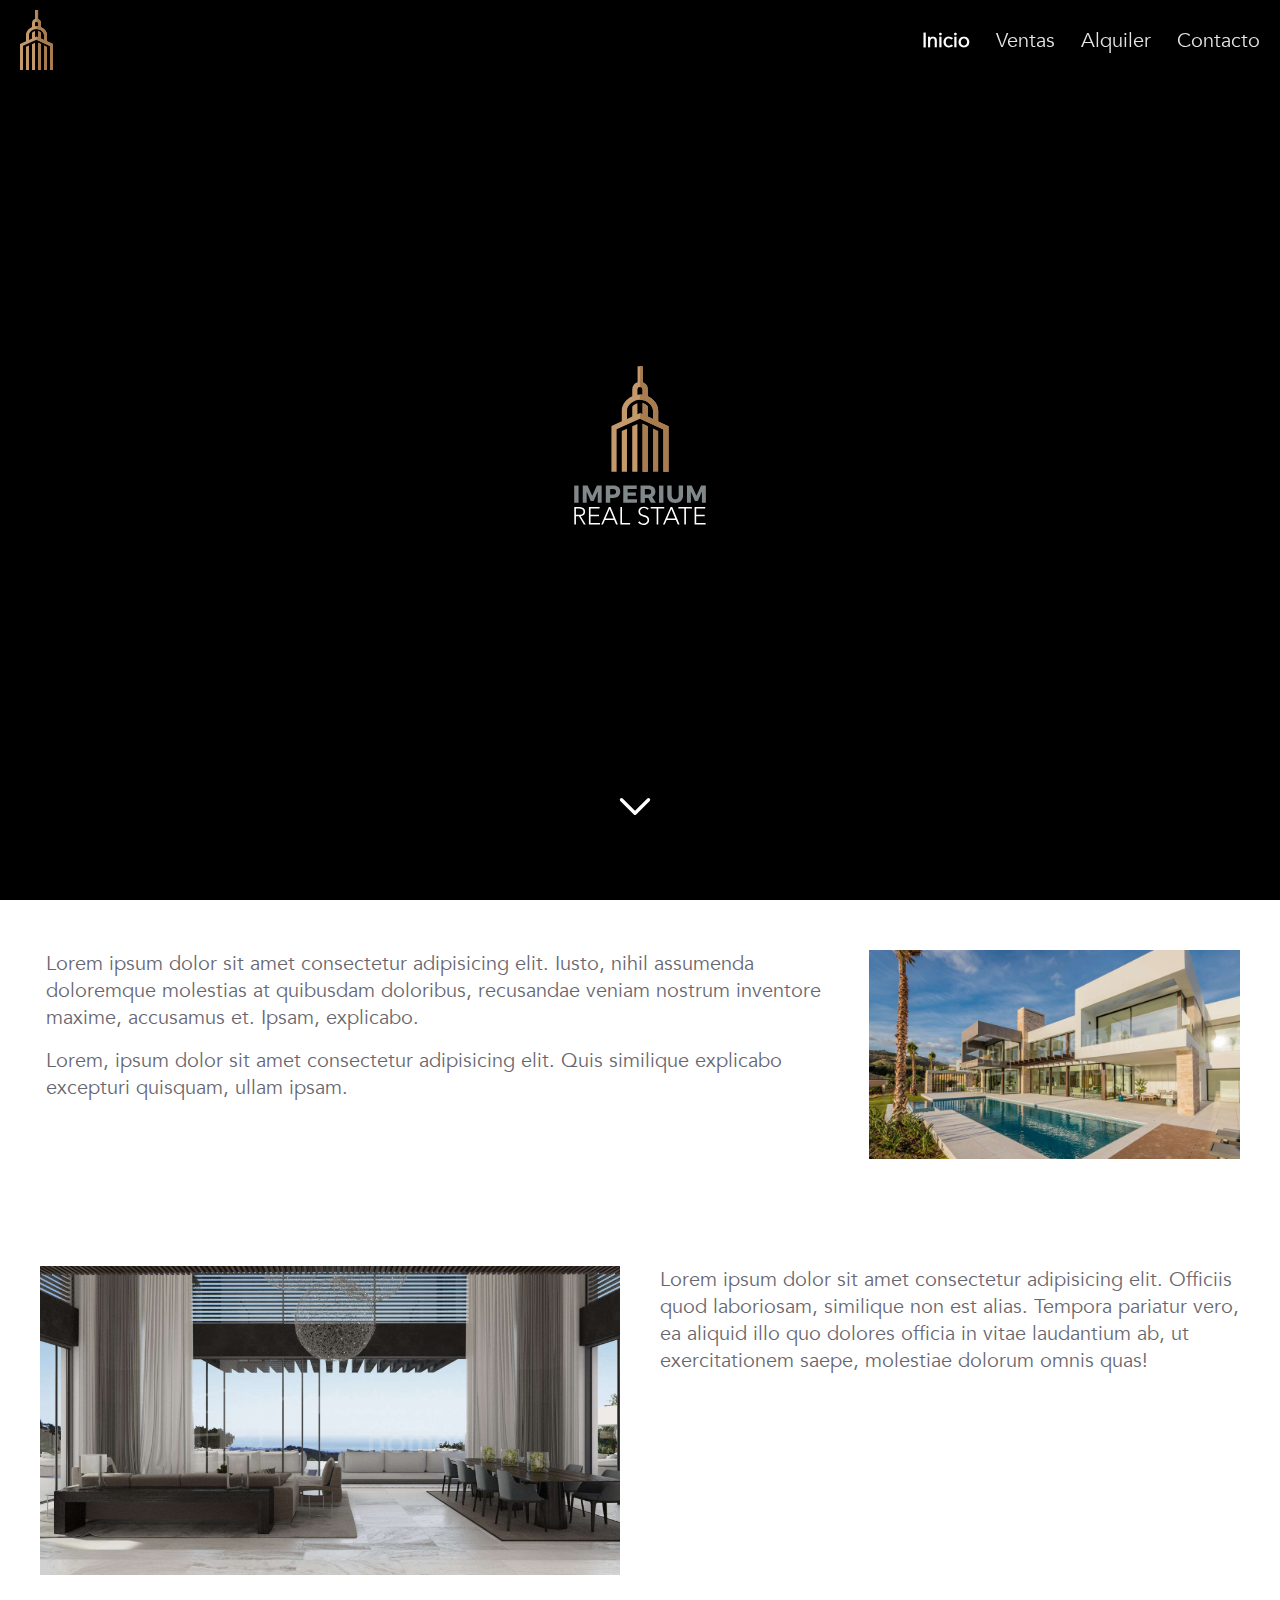
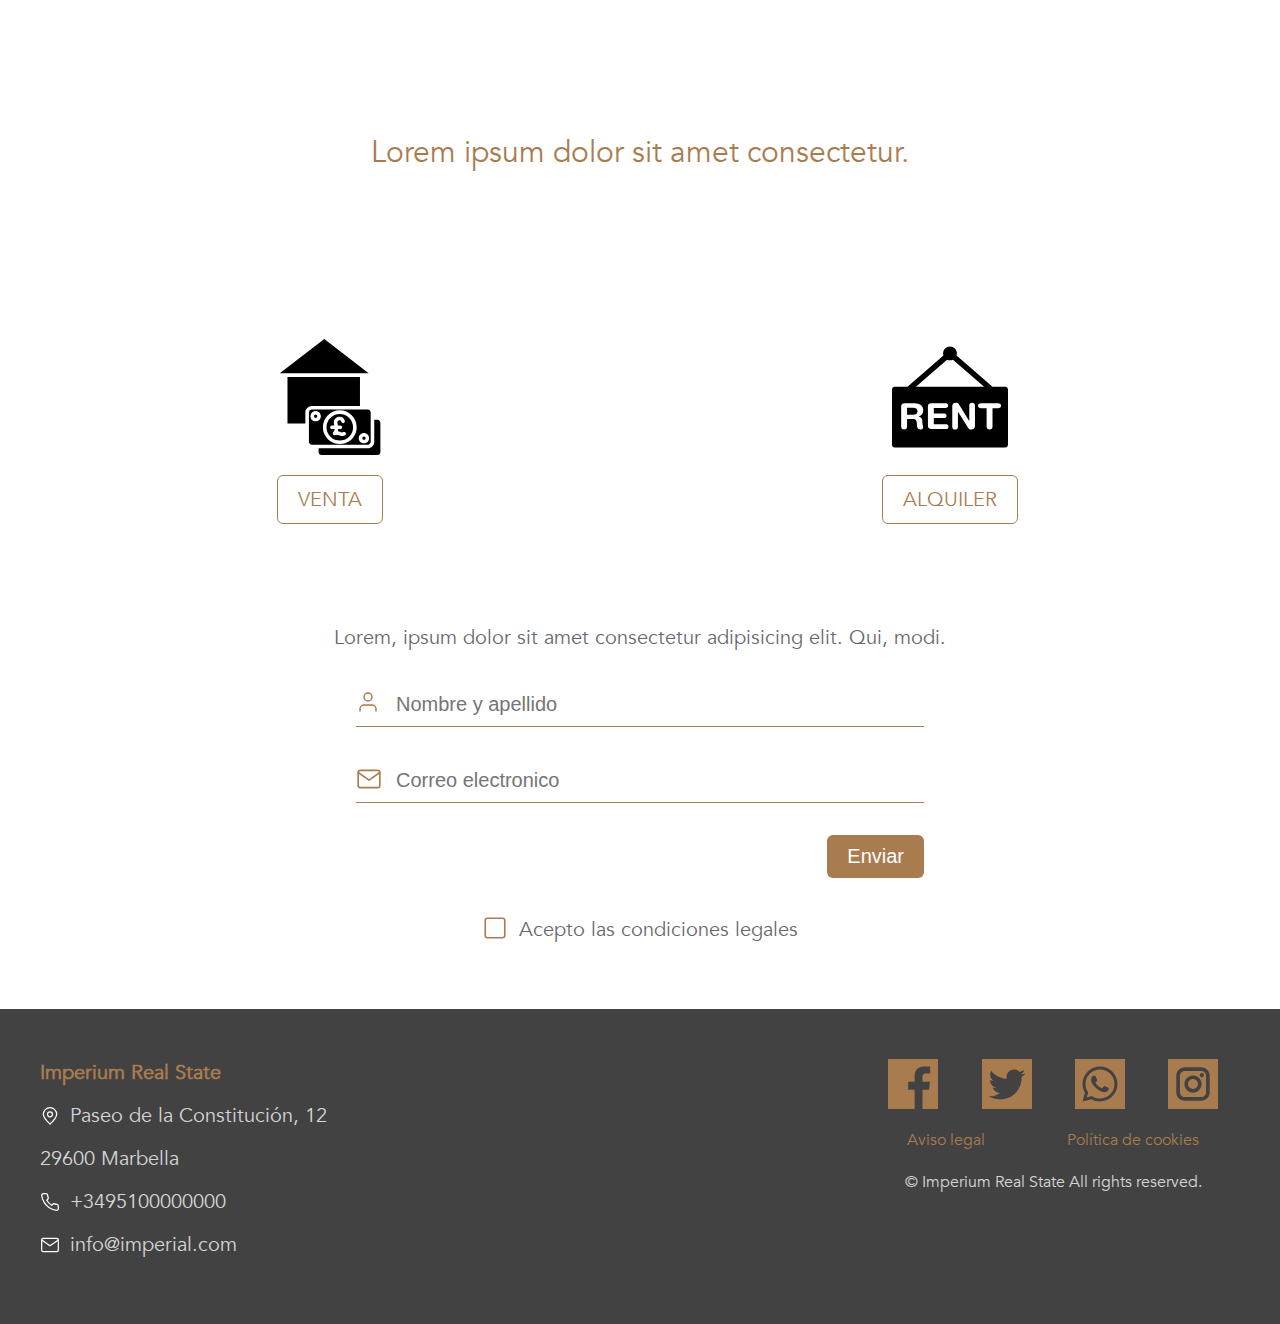
<file: index.html>
<!DOCTYPE html>
<html lang="es">
  <head>
    <meta charset="UTF-8" />
    <meta name="viewport" content="width=device-width, initial-scale=1.0" />
    <title>Inicio</title>
    <link rel="stylesheet" href="css/styles.css">
    <script src="js/jquery-3.4.1.min.js"></script>
    <script src="js/main.js"></script>
  </head>
  <body>
    <header class="transparente">
      <img src="img/logo.svg" alt="Logo Imperium Real State">
      <nav>
        <a href="index.html" class="activo">Inicio</a>
        <a href="ventas.html">Ventas</a>
        <a href="#">Alquiler</a>
        <a href="contacto.html">Contacto</a>
      </nav>
    </header>
    <div class="hero">    
        <div></div>
        <div></div>
        <div></div>
        <div class="hero-logo">
            <img src="img/logo-frame.svg" alt="Logo Imperium Real State">
        </div>
        <a href="#pr" class="hero-down">
            <img src="img/down.svg" alt="flecha abajo">
        </a>
    </div>
    <div id="burger">
      <div class="barra superior"></div>
      <div class="barra media"></div>
      <div class="barra inferior"></div>
    </div>

    <div class="menu">
      <nav>
        <a href="index.html">Inicio</a>
        <hr>
        <a href="ventas.html">Ventas</a>
        <hr>
        <a href="#">Alquiler</a>
        <hr>
        <a href="contacto.html">Contacto</a>
      </nav>
      <p class="copyright">&copy; Imperium Real State Inc</p>
    </div>

    <div class="fila primera">
      <span id="pr">&nbsp;</span>
      <div class="col-66">
        <p>Lorem ipsum dolor sit amet consectetur adipisicing elit. Iusto, nihil assumenda doloremque molestias at quibusdam doloribus, recusandae veniam nostrum inventore maxime, accusamus et. Ipsam, explicabo.</p>
        <p>Lorem, ipsum dolor sit amet consectetur adipisicing elit. Quis similique explicabo excepturi quisquam, ullam ipsam.</p>
      </div>
      <div class="col-33">
        <img src="img/thumb4.jpg" alt="Imagen Casa">
      </div>
    </div>
    <div class="fila">
      <div class="col-50">
        <img src="img/thumb5.jpg" alt="">
      </div>
      <div class="col-50">
        <p>Lorem ipsum dolor sit amet consectetur adipisicing elit. Officiis quod laboriosam, similique non est alias. Tempora pariatur vero, ea aliquid illo quo dolores officia in vitae laudantium ab, ut exercitationem saepe, molestiae dolorum omnis quas!</p>
      </div>
    </div>
    <div class="fila parallax">
      <div class="col-100">
        <p>Lorem ipsum dolor sit amet consectetur.</p>
      </div>
    </div>
    <div class="fila">
      <div class="col-50 caja-nav flex-column-center">
        <img src="img/comprar.svg" alt="">
        <a href="ventas.html">VENTA</a>
      </div>
      <div class="col-50 caja-nav flex-column-center">
        <img src="img/alquilar.svg" alt="">
        <a href="#">ALQUILER</a>
      </div>
    </div>

    <div class="fila">
      <div class="col-100 flex-column-center">
        <p>Lorem, ipsum dolor sit amet consectetur adipisicing elit. Qui, modi.</p>
        <form class="contacto">
          <div class="fila">
            <input class="usuario" type="text" placeholder="Nombre y apellido">
          </div>
          <div class="fila">
            <input class="email" type="email" placeholder="Correo electronico">
          </div>
          <div class="fila flex-end">
            <button type="submit">Enviar</button>
          </div>
          <div class="fila flex-center">
            <input type="checkbox" id="condiciones">
            <label for="condiciones">
              Acepto las condiciones legales
            </label>
          </div>
        </form>
      </div>
    </div>
    <footer class="fila">
      <div class="col-33">
        <p>Imperium Real State</p>
        <p class="flex-start">
          <img class="m-r-small" src="img/map.svg" alt="Icono de mapa">
          Paseo de la Constitución, 12
        </p>
        <p>29600 Marbella</p>
        <p class="flex-start">
          <img class="m-r-small" src="img/phone.svg" alt="Icono de teléfono">
          +3495100000000
        </p>
        <p class="flex-start">
          <img class="m-r-small" src="img/mail.svg" alt="Icono de email">
          info@imperial.com
        </p>
      </div>
      <div class="col-33">
        <iframe src="https://www.google.com/maps/embed?pb=!1m18!1m12!1m3!1d12826.838793547024!2d-4.8948244199281685!3d36.51286915337738!2m3!1f0!2f0!3f0!3m2!1i1024!2i768!4f13.1!3m3!1m2!1s0xd72d7fe749c0393%3A0x52e7f208d52c7b9!2sMarbella%20Center%2C%20Marbella%2C%20M%C3%A1laga%2C%20Espa%C3%B1a!5e0!3m2!1ses!2sar!4v1688946284190!5m2!1ses!2sar" width="100%" height="100%" style="border:0;" allowfullscreen="" loading="lazy" referrerpolicy="no-referrer-when-downgrade"></iframe>
      </div>
      <div class="col-33">
        <div class="flex-around">
          <img class="rrss" src="img/facebook.svg" alt="Icono de Facebook">
          <img class="rrss" src="img/twitter.svg" alt="Icono de Twitter">
          <img class="rrss" src="img/whatsapp.svg" alt="Icono de Whatsapp">
          <img class="rrss" src="img/instagram.svg" alt="Icono de Instagram">
        </div>
        <div class="flex-around m-t">
          <a href="contacto.html#legal">Aviso legal</a>
          <a href="contacto.html#cookies">Política de cookies</a>
        </div>
        <p class="copyright m-t">&copy; Imperium Real State All rights reserved.</p>
      </div>
    </footer>
  </body>
</html>
</file>
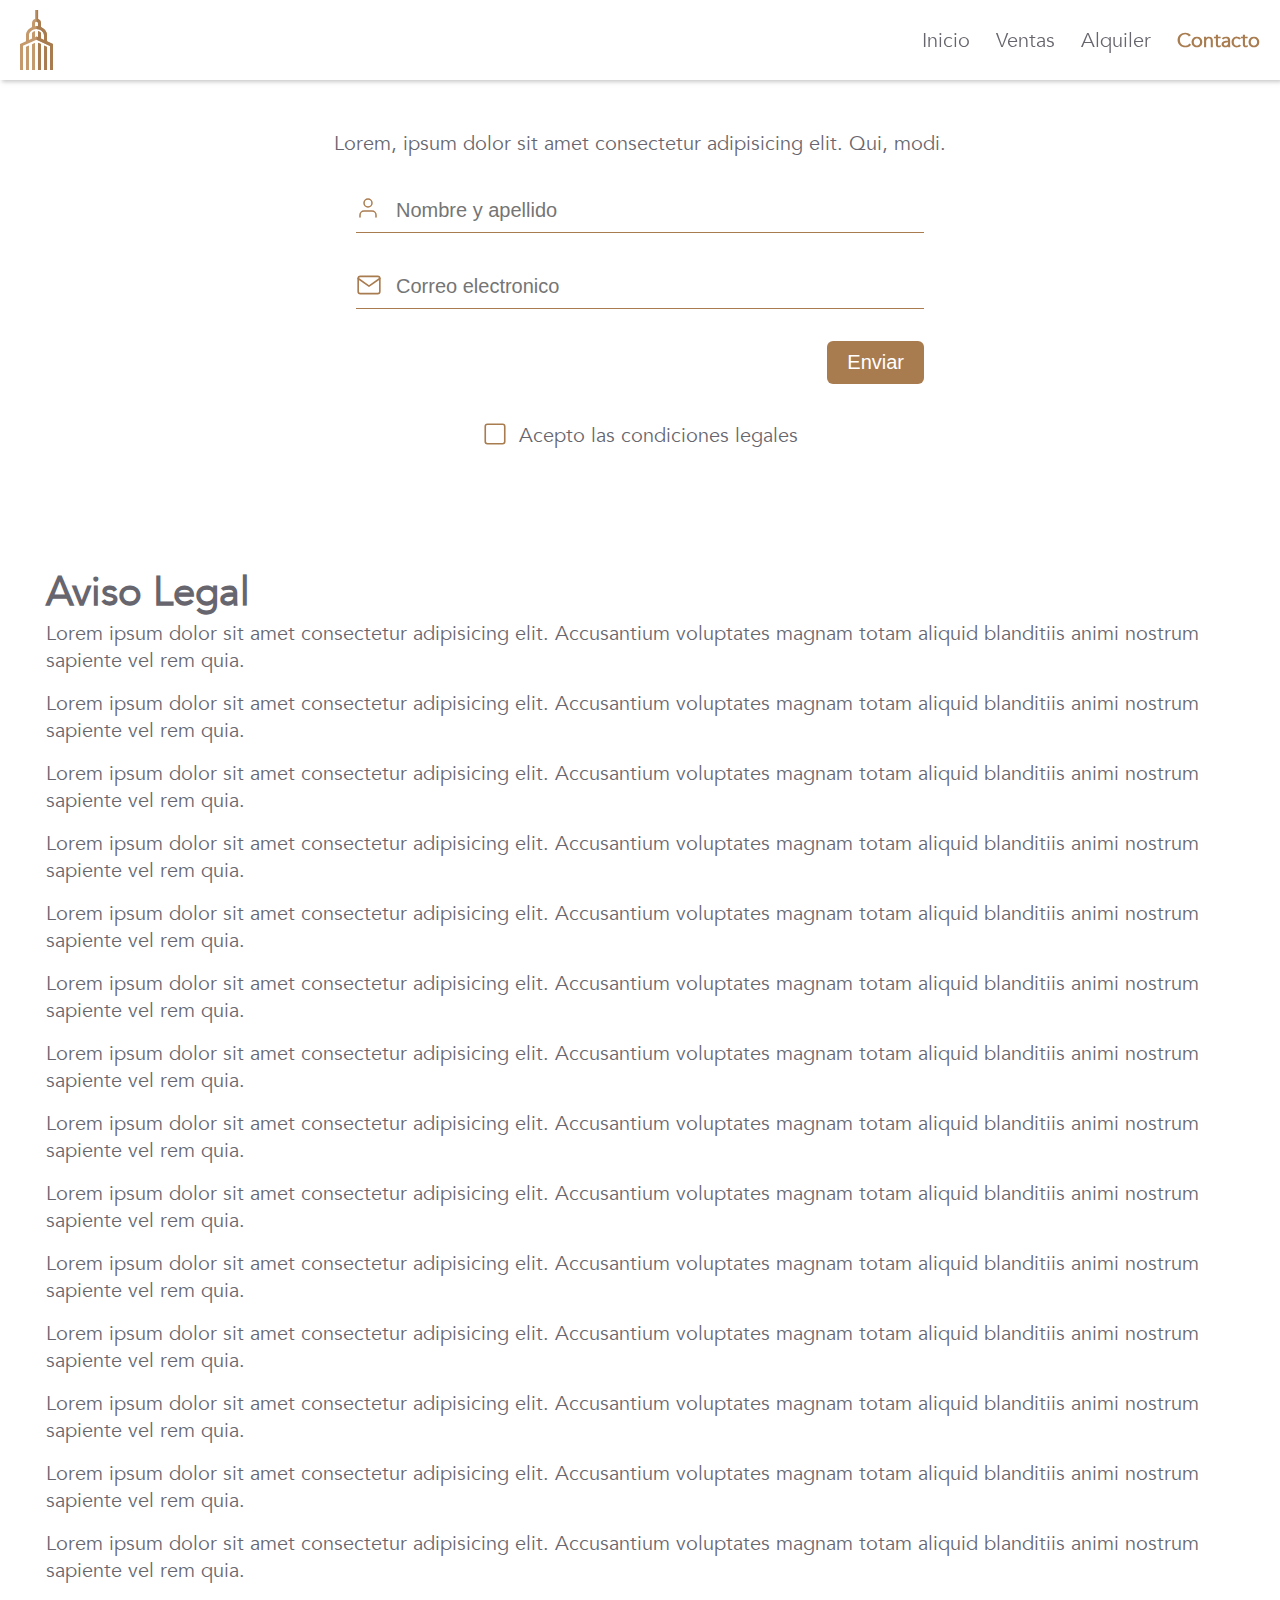
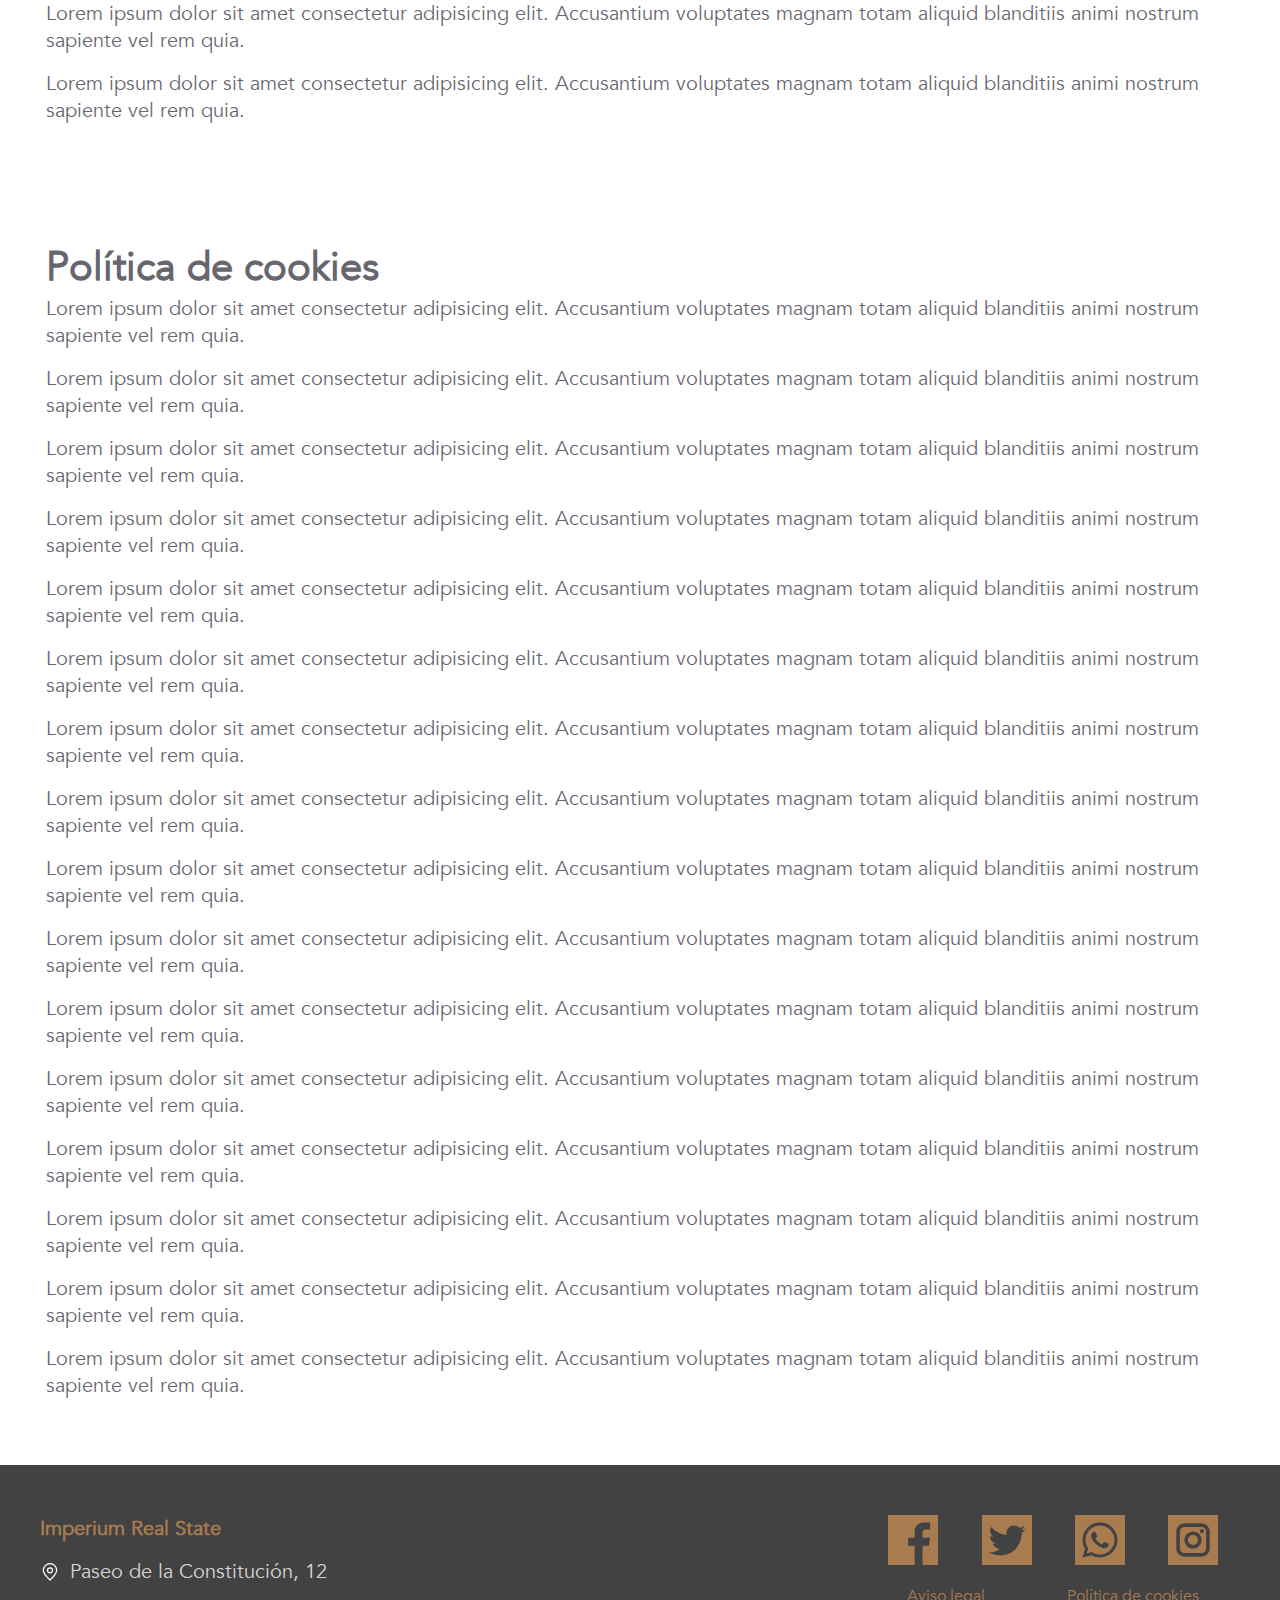
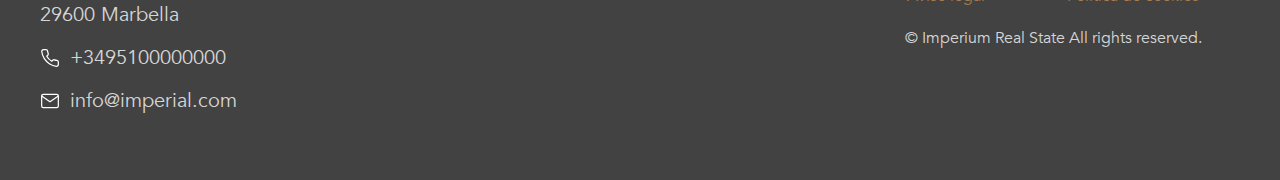
<file: contacto.html>
<!DOCTYPE html>
<html lang="es">
  <head>
    <meta charset="UTF-8" />
    <meta name="viewport" content="width=device-width, initial-scale=1.0" />
    <title>Contacto</title>
    <link rel="stylesheet" href="css/styles.css" />
    <script src="js/jquery-3.4.1.min.js"></script>
    <script src="js/main.js"></script>
  </head>
  <body>
    <header>
      <img src="img/logo.svg" alt="Logo Imperium Real State" />
      <nav>
        <a href="index.html">Inicio</a>
        <a href="ventas.html">Ventas</a>
        <a href="#">Alquiler</a>
        <a href="#" class="activo">Contacto</a>
      </nav>
    </header>

    <div id="burger">
      <div class="barra superior"></div>
      <div class="barra media"></div>
      <div class="barra inferior"></div>
    </div>

    <div class="menu">
      <nav>
        <a href="index.html">Inicio</a>
        <hr />
        <a href="ventas.html">Ventas</a>
        <hr />
        <a href="#">Alquiler</a>
        <hr />
        <a href="#">Contacto</a>
      </nav>
      <p class="copyright">&copy; Imperium Real State Inc</p>
    </div>
    <div class="fila contacto">
      <div class="col-100 flex-column-center">
        <p>
          Lorem, ipsum dolor sit amet consectetur adipisicing elit. Qui, modi.
        </p>
        <form class="contacto">
          <div class="fila">
            <input
              class="usuario"
              type="text"
              placeholder="Nombre y apellido"
            />
          </div>
          <div class="fila">
            <input
              class="email"
              type="email"
              placeholder="Correo electronico"
            />
          </div>
          <div class="fila flex-end">
            <button type="submit">Enviar</button>
          </div>
          <div class="fila flex-center">
            <input type="checkbox" id="condiciones" />
            <label for="condiciones"> Acepto las condiciones legales </label>
          </div>
        </form>
      </div>
    </div>
    <div class="fila">
        <span id="legal">&nbsp;</span>
        <div class="col-100">
            <h1>Aviso Legal</h1>
            <p>Lorem ipsum dolor sit amet consectetur adipisicing elit. Accusantium voluptates magnam totam aliquid blanditiis animi nostrum sapiente vel rem quia.</p>
            <p>Lorem ipsum dolor sit amet consectetur adipisicing elit. Accusantium voluptates magnam totam aliquid blanditiis animi nostrum sapiente vel rem quia.</p>
            <p>Lorem ipsum dolor sit amet consectetur adipisicing elit. Accusantium voluptates magnam totam aliquid blanditiis animi nostrum sapiente vel rem quia.</p>
            <p>Lorem ipsum dolor sit amet consectetur adipisicing elit. Accusantium voluptates magnam totam aliquid blanditiis animi nostrum sapiente vel rem quia.</p>
            <p>Lorem ipsum dolor sit amet consectetur adipisicing elit. Accusantium voluptates magnam totam aliquid blanditiis animi nostrum sapiente vel rem quia.</p>
            <p>Lorem ipsum dolor sit amet consectetur adipisicing elit. Accusantium voluptates magnam totam aliquid blanditiis animi nostrum sapiente vel rem quia.</p>
            <p>Lorem ipsum dolor sit amet consectetur adipisicing elit. Accusantium voluptates magnam totam aliquid blanditiis animi nostrum sapiente vel rem quia.</p>
            <p>Lorem ipsum dolor sit amet consectetur adipisicing elit. Accusantium voluptates magnam totam aliquid blanditiis animi nostrum sapiente vel rem quia.</p>
            <p>Lorem ipsum dolor sit amet consectetur adipisicing elit. Accusantium voluptates magnam totam aliquid blanditiis animi nostrum sapiente vel rem quia.</p>
            <p>Lorem ipsum dolor sit amet consectetur adipisicing elit. Accusantium voluptates magnam totam aliquid blanditiis animi nostrum sapiente vel rem quia.</p>
            <p>Lorem ipsum dolor sit amet consectetur adipisicing elit. Accusantium voluptates magnam totam aliquid blanditiis animi nostrum sapiente vel rem quia.</p>
            <p>Lorem ipsum dolor sit amet consectetur adipisicing elit. Accusantium voluptates magnam totam aliquid blanditiis animi nostrum sapiente vel rem quia.</p>
            <p>Lorem ipsum dolor sit amet consectetur adipisicing elit. Accusantium voluptates magnam totam aliquid blanditiis animi nostrum sapiente vel rem quia.</p>
            <p>Lorem ipsum dolor sit amet consectetur adipisicing elit. Accusantium voluptates magnam totam aliquid blanditiis animi nostrum sapiente vel rem quia.</p>
            <p>Lorem ipsum dolor sit amet consectetur adipisicing elit. Accusantium voluptates magnam totam aliquid blanditiis animi nostrum sapiente vel rem quia.</p>
            <p>Lorem ipsum dolor sit amet consectetur adipisicing elit. Accusantium voluptates magnam totam aliquid blanditiis animi nostrum sapiente vel rem quia.</p>
        </div>
    </div>
    <div class="fila">
        <span id="cookies">&nbsp;</span>
        <div class="col-100">
            <h1>Política de cookies</h1>
            <p>Lorem ipsum dolor sit amet consectetur adipisicing elit. Accusantium voluptates magnam totam aliquid blanditiis animi nostrum sapiente vel rem quia.</p>
            <p>Lorem ipsum dolor sit amet consectetur adipisicing elit. Accusantium voluptates magnam totam aliquid blanditiis animi nostrum sapiente vel rem quia.</p>
            <p>Lorem ipsum dolor sit amet consectetur adipisicing elit. Accusantium voluptates magnam totam aliquid blanditiis animi nostrum sapiente vel rem quia.</p>
            <p>Lorem ipsum dolor sit amet consectetur adipisicing elit. Accusantium voluptates magnam totam aliquid blanditiis animi nostrum sapiente vel rem quia.</p>
            <p>Lorem ipsum dolor sit amet consectetur adipisicing elit. Accusantium voluptates magnam totam aliquid blanditiis animi nostrum sapiente vel rem quia.</p>
            <p>Lorem ipsum dolor sit amet consectetur adipisicing elit. Accusantium voluptates magnam totam aliquid blanditiis animi nostrum sapiente vel rem quia.</p>
            <p>Lorem ipsum dolor sit amet consectetur adipisicing elit. Accusantium voluptates magnam totam aliquid blanditiis animi nostrum sapiente vel rem quia.</p>
            <p>Lorem ipsum dolor sit amet consectetur adipisicing elit. Accusantium voluptates magnam totam aliquid blanditiis animi nostrum sapiente vel rem quia.</p>
            <p>Lorem ipsum dolor sit amet consectetur adipisicing elit. Accusantium voluptates magnam totam aliquid blanditiis animi nostrum sapiente vel rem quia.</p>
            <p>Lorem ipsum dolor sit amet consectetur adipisicing elit. Accusantium voluptates magnam totam aliquid blanditiis animi nostrum sapiente vel rem quia.</p>
            <p>Lorem ipsum dolor sit amet consectetur adipisicing elit. Accusantium voluptates magnam totam aliquid blanditiis animi nostrum sapiente vel rem quia.</p>
            <p>Lorem ipsum dolor sit amet consectetur adipisicing elit. Accusantium voluptates magnam totam aliquid blanditiis animi nostrum sapiente vel rem quia.</p>
            <p>Lorem ipsum dolor sit amet consectetur adipisicing elit. Accusantium voluptates magnam totam aliquid blanditiis animi nostrum sapiente vel rem quia.</p>
            <p>Lorem ipsum dolor sit amet consectetur adipisicing elit. Accusantium voluptates magnam totam aliquid blanditiis animi nostrum sapiente vel rem quia.</p>
            <p>Lorem ipsum dolor sit amet consectetur adipisicing elit. Accusantium voluptates magnam totam aliquid blanditiis animi nostrum sapiente vel rem quia.</p>
            <p>Lorem ipsum dolor sit amet consectetur adipisicing elit. Accusantium voluptates magnam totam aliquid blanditiis animi nostrum sapiente vel rem quia.</p>
        </div>
    </div>
    <footer class="fila">
      <div class="col-33">
        <p>Imperium Real State</p>
        <p class="flex-start">
          <img class="m-r-small" src="img/map.svg" alt="Icono de mapa" />
          Paseo de la Constitución, 12
        </p>
        <p>29600 Marbella</p>
        <p class="flex-start">
          <img class="m-r-small" src="img/phone.svg" alt="Icono de teléfono" />
          +3495100000000
        </p>
        <p class="flex-start">
          <img class="m-r-small" src="img/mail.svg" alt="Icono de email" />
          info@imperial.com
        </p>
      </div>
      <div class="col-33">
        <iframe
          src="https://www.google.com/maps/embed?pb=!1m18!1m12!1m3!1d12826.838793547024!2d-4.8948244199281685!3d36.51286915337738!2m3!1f0!2f0!3f0!3m2!1i1024!2i768!4f13.1!3m3!1m2!1s0xd72d7fe749c0393%3A0x52e7f208d52c7b9!2sMarbella%20Center%2C%20Marbella%2C%20M%C3%A1laga%2C%20Espa%C3%B1a!5e0!3m2!1ses!2sar!4v1688946284190!5m2!1ses!2sar"
          width="100%"
          height="100%"
          style="border: 0"
          allowfullscreen=""
          loading="lazy"
          referrerpolicy="no-referrer-when-downgrade"
        ></iframe>
      </div>
      <div class="col-33">
        <div class="flex-around">
          <img class="rrss" src="img/facebook.svg" alt="Icono de Facebook" />
          <img class="rrss" src="img/twitter.svg" alt="Icono de Twitter" />
          <img class="rrss" src="img/whatsapp.svg" alt="Icono de Whatsapp" />
          <img class="rrss" src="img/instagram.svg" alt="Icono de Instagram" />
        </div>
        <div class="flex-around m-t">
            <a href="#legal">Aviso legal</a>
            <a href="#cookies">Política de cookies</a>
        </div>
        <p class="copyright m-t">
          &copy; Imperium Real State All rights reserved.
        </p>
      </div>
    </footer>
  </body>
</html>
</file>
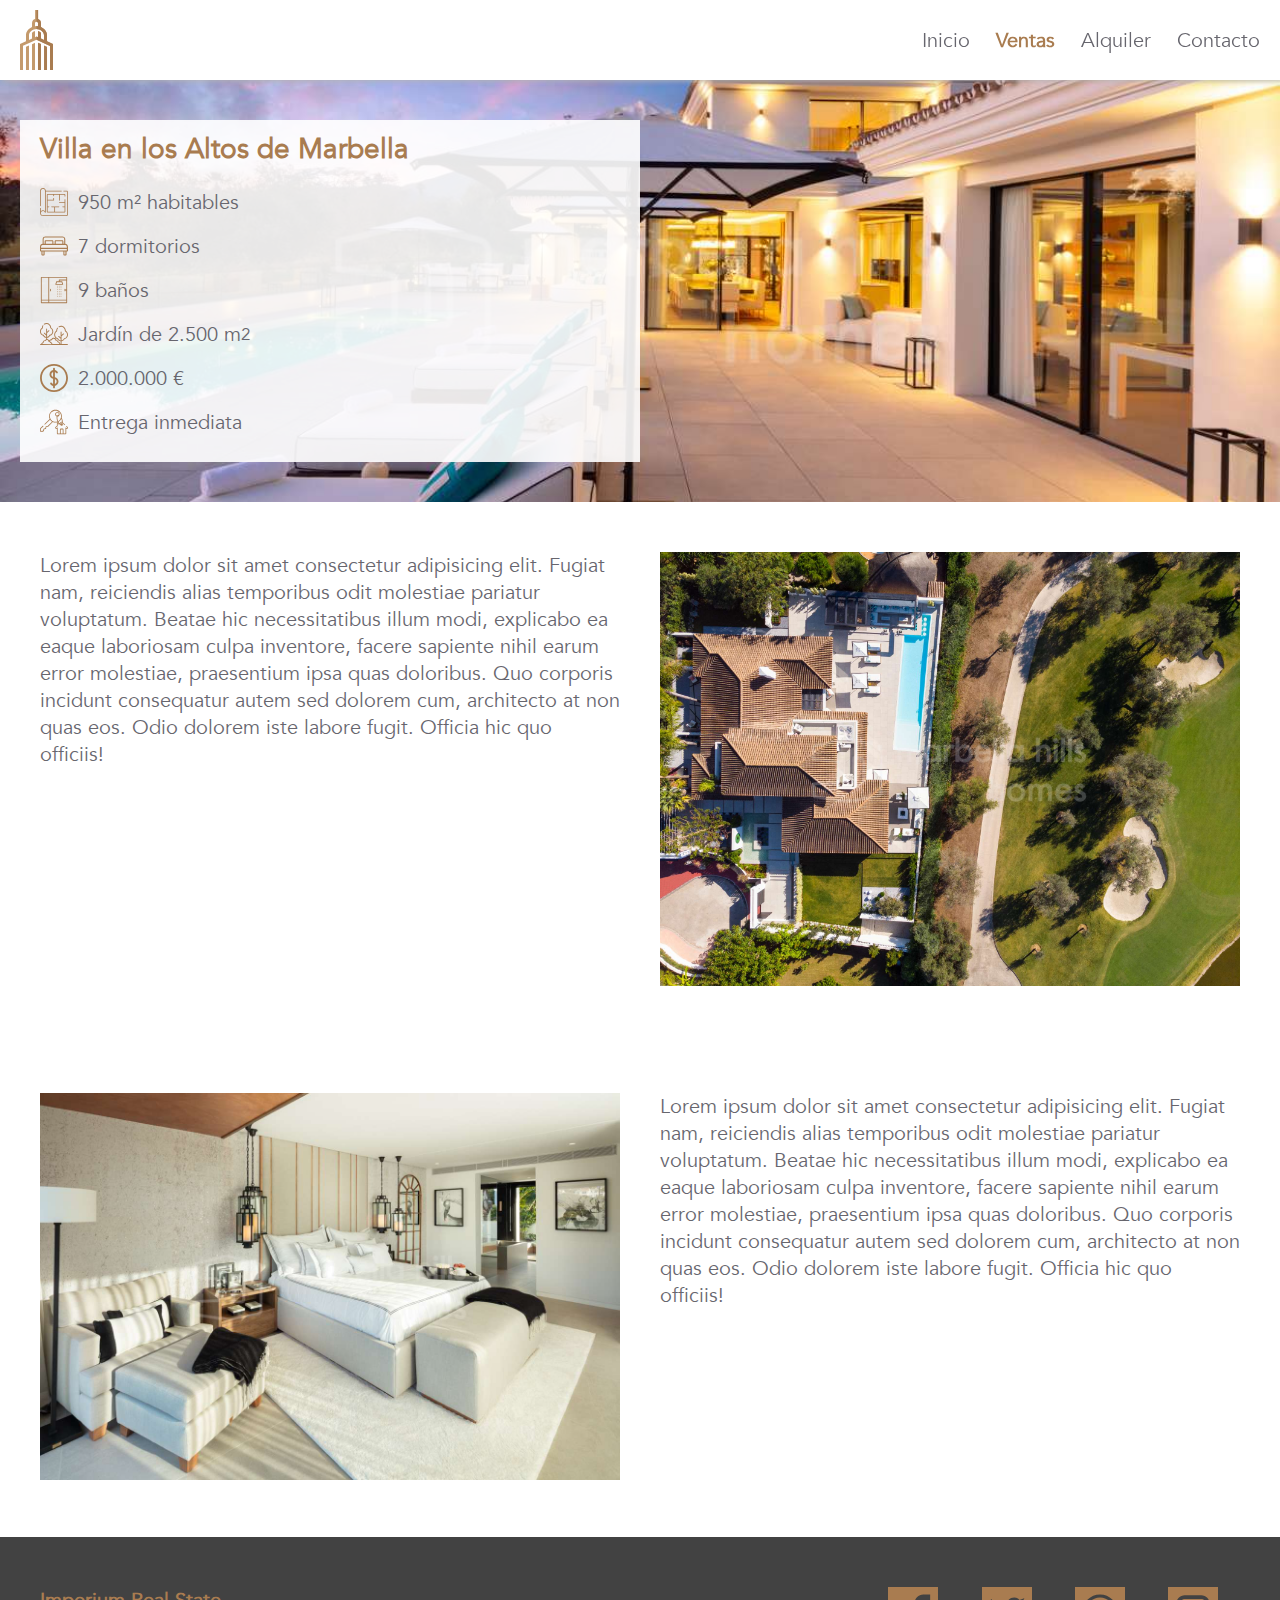
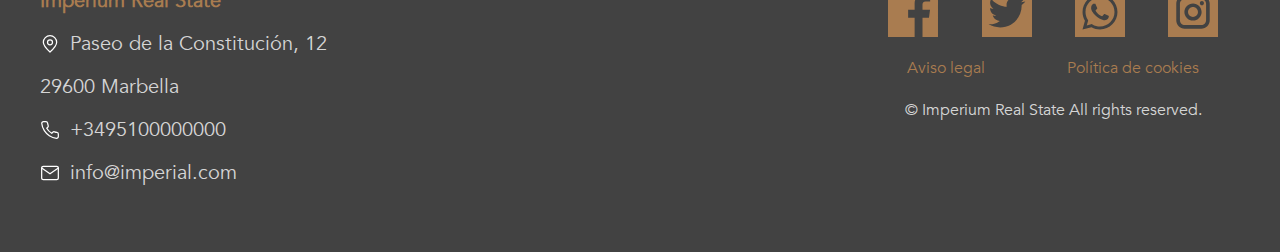
<file: propiedad1.html>
<!DOCTYPE html>
<html lang="es">
  <head>
    <meta charset="UTF-8" />
    <meta name="viewport" content="width=device-width, initial-scale=1.0" />
    <title>Propiedad</title>
    <link rel="stylesheet" href="css/styles.css" />
    <script src="js/jquery-3.4.1.min.js"></script>
    <script src="js/main.js"></script>
  </head>
  <body>
    <header>
      <img src="img/logo.svg" alt="Logo Imperium Real State" />
      <nav>
        <a href="index.html">Inicio</a>
        <a href="ventas.html" class="activo">Ventas</a>
        <a href="#">Alquiler</a>
        <a href="contacto.html">Contacto</a>
      </nav>
    </header>

    <div id="burger">
      <div class="barra superior"></div>
      <div class="barra media"></div>
      <div class="barra inferior"></div>
    </div>

    <div class="menu">
      <nav>
        <a href="index.html">Inicio</a>
        <hr />
        <a href="ventas.html">Ventas</a>
        <hr />
        <a href="#">Alquiler</a>
        <hr />
        <a href="contacto.html">Contacto</a>
      </nav>
      <p class="copyright">&copy; Imperium Real State Inc</p>
    </div>

    <div class="fila propiedad">
        <div class="col-50">
            <h1 class="m-b">Villa en los Altos de Marbella</h1>
            <p class="flex-start">
                <img class="m-r-small" src="img/blueprint.svg" alt="Icono plano">
                950 m² habitables
            </p>
            <p class="flex-start">
                <img class="m-r-small" src="img/bed.svg" alt="Icono n° de dormitorios">
                7 dormitorios
            </p>
            <p class="flex-start">
                <img class="m-r-small" src="img/bath.svg" alt="Icono n° de baños">
                9 baños
            </p>
            <p class="flex-start">
                <img class="m-r-small" src="img/tree.svg" alt="Icono de jardin">
                Jardín de 2.500 m<sup>2</sup>
            </p>
            <p class="flex-start">
                <img class="m-r-small" src="img/money.svg" alt="Icono de monedas">
                2.000.000 €
            </p>
            <p class="flex-start">
                <img class="m-r-small" src="img/contract.svg" alt="Icono de contracto">
                Entrega inmediata
            </p>
        </div>
        <div class="col-50"></div>
    </div>

    <div class="fila">
        <div class="col-50">
            <p>Lorem ipsum dolor sit amet consectetur adipisicing elit. Fugiat nam, reiciendis alias temporibus odit molestiae pariatur voluptatum. Beatae hic necessitatibus illum modi, explicabo ea eaque laboriosam culpa inventore, facere sapiente nihil earum error molestiae, praesentium ipsa quas doloribus. Quo corporis incidunt consequatur autem sed dolorem cum, architecto at non quas eos. Odio dolorem iste labore fugit. Officia hic quo officiis!</p>
        </div>
        <div class="col-50">
            <img src="img/property2.jpg" alt="Imágen de vivienda">
        </div>
    </div>
    <div class="fila">
        <div class="col-50">
            <img src="img/property3.jpg" alt="Imágen de vivienda">
        </div>
        <div class="col-50">
            <p>Lorem ipsum dolor sit amet consectetur adipisicing elit. Fugiat nam, reiciendis alias temporibus odit molestiae pariatur voluptatum. Beatae hic necessitatibus illum modi, explicabo ea eaque laboriosam culpa inventore, facere sapiente nihil earum error molestiae, praesentium ipsa quas doloribus. Quo corporis incidunt consequatur autem sed dolorem cum, architecto at non quas eos. Odio dolorem iste labore fugit. Officia hic quo officiis!</p>
        </div>

    </div>
    <footer class="fila">
      <div class="col-33">
        <p>Imperium Real State</p>
        <p class="flex-start">
          <img class="m-r-small" src="img/map.svg" alt="Icono de mapa" />
          Paseo de la Constitución, 12
        </p>
        <p>29600 Marbella</p>
        <p class="flex-start">
          <img class="m-r-small" src="img/phone.svg" alt="Icono de teléfono" />
          +3495100000000
        </p>
        <p class="flex-start">
          <img class="m-r-small" src="img/mail.svg" alt="Icono de email" />
          info@imperial.com
        </p>
      </div>
      <div class="col-33">
        <iframe
          src="https://www.google.com/maps/embed?pb=!1m18!1m12!1m3!1d12826.838793547024!2d-4.8948244199281685!3d36.51286915337738!2m3!1f0!2f0!3f0!3m2!1i1024!2i768!4f13.1!3m3!1m2!1s0xd72d7fe749c0393%3A0x52e7f208d52c7b9!2sMarbella%20Center%2C%20Marbella%2C%20M%C3%A1laga%2C%20Espa%C3%B1a!5e0!3m2!1ses!2sar!4v1688946284190!5m2!1ses!2sar"
          width="100%"
          height="100%"
          style="border: 0"
          allowfullscreen=""
          loading="lazy"
          referrerpolicy="no-referrer-when-downgrade"
        ></iframe>
      </div>
      <div class="col-33">
        <div class="flex-around">
          <img class="rrss" src="img/facebook.svg" alt="Icono de Facebook" />
          <img class="rrss" src="img/twitter.svg" alt="Icono de Twitter" />
          <img class="rrss" src="img/whatsapp.svg" alt="Icono de Whatsapp" />
          <img class="rrss" src="img/instagram.svg" alt="Icono de Instagram" />
        </div>
        <div class="flex-around m-t">
          <a href="contacto.html#legal">Aviso legal</a>
          <a href="contacto.html#cookies">Política de cookies</a>
        </div>
        <p class="copyright m-t">
          &copy; Imperium Real State All rights reserved.
        </p>
      </div>
    </footer>
  </body>
</html>
</file>
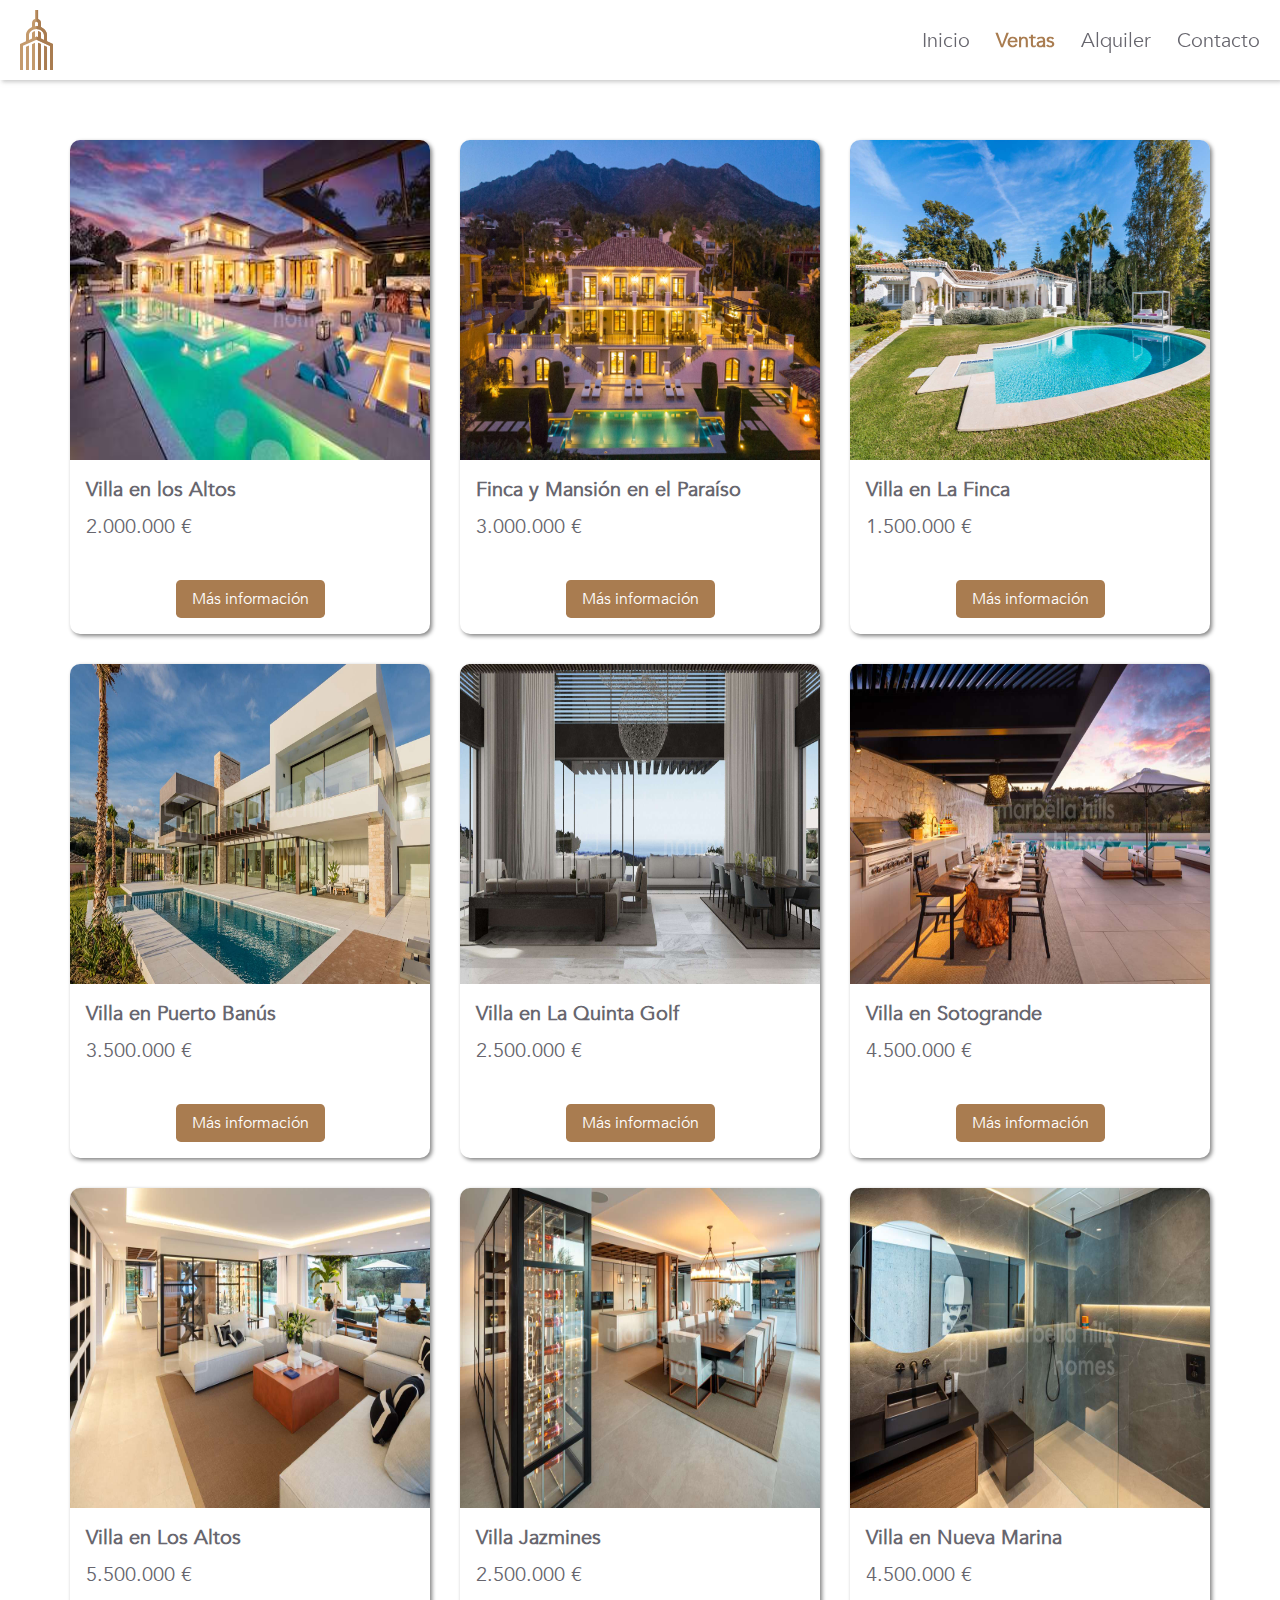
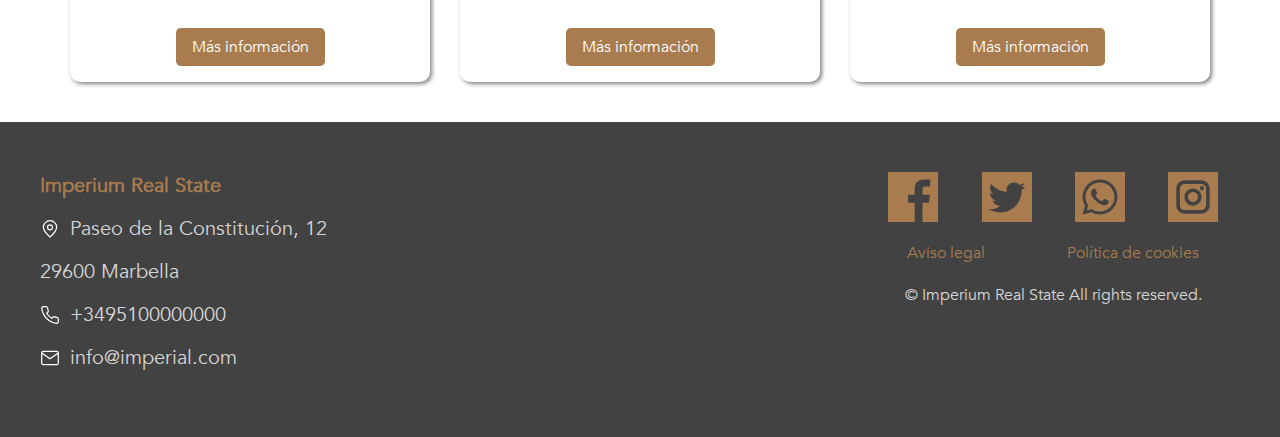
<file: ventas.html>
<!DOCTYPE html>
<html lang="es">
  <head>
    <meta charset="UTF-8" />
    <meta name="viewport" content="width=device-width, initial-scale=1.0" />
    <title>Ventas</title>
    <link rel="stylesheet" href="css/styles.css">
    <script src="js/jquery-3.4.1.min.js"></script>
    <script src="js/main.js"></script>
  </head>
  <body>
    <header >
      <img src="img/logo.svg" alt="Logo Imperium Real State">
      <nav>
        <a href="index.html">Inicio</a>
        <a href="ventas.html" class="activo">Ventas</a>
        <a href="#">Alquiler</a>
        <a href="contacto.html">Contacto</a>
      </nav>
    </header>

    <div id="burger">
      <div class="barra superior"></div>
      <div class="barra media"></div>
      <div class="barra inferior"></div>
    </div>

    <div class="menu">
      <nav>
        <a href="index.html">Inicio</a>
        <hr>
        <a href="ventas.html">Ventas</a>
        <hr>
        <a href="#">Alquiler</a>
        <hr>
        <a href="contacto.html">Contacto</a>
      </nav>
      <p class="copyright">&copy; Imperium Real State Inc</p>
    </div>
    <div class="fila grid">
        <div class="card">
            <img src="img/thumb1.jpeg" alt="Imágen de casa">
            <div class="footer-card">
                <div>
                    <p>Villa en los Altos</p>
                    <p>2.000.000 €</p>
                </div>
                <a href="propiedad1.html">Más información</a>
            </div>
        </div>
        <div class="card">
            <img src="img/thumb2.jpg" alt="Imágen de casa">
            <div class="footer-card">
                <div>
                    <p>Finca y Mansión en el Paraíso</p>
                    <p>3.000.000 €</p>
                </div>
                <a href="#">Más información</a>
            </div>
        </div>
        <div class="card">
            <img src="img/thumb3.jpg" alt="Imágen de casa">
            <div class="footer-card">
                <div>
                    <p>Villa en La Finca</p>
                    <p>1.500.000 €</p>
                </div>
                <a href="#">Más información</a>
            </div>
        </div>
        <div class="card">
            <img src="img/thumb4.jpg" alt="Imágen de casa">
            <div class="footer-card">
                <div>
                    <p>Villa en Puerto Banús</p>
                    <p>3.500.000 €</p>
                </div>
                <a href="#">Más información</a>
            </div>
        </div>
        <div class="card">
            <img src="img/thumb5.jpg" alt="Imágen de casa">
            <div class="footer-card">
                <div>
                    <p>Villa en La Quinta Golf</p>
                    <p>2.500.000 €</p>
                </div>
                <a href="#">Más información</a>
            </div>
        </div>
        <div class="card">
            <img src="img/thumb6.jpg" alt="Imágen de casa">
            <div class="footer-card">
                <div>
                    <p>Villa en Sotogrande</p>
                    <p>4.500.000 €</p>
                </div>
                <a href="#">Más información</a>
            </div>
        </div>
        <div class="card">
            <img src="img/thumb8.jpg" alt="Imágen de casa">
            <div class="footer-card">
                <div>
                    <p>Villa en Los Altos</p>
                    <p>5.500.000 €</p>
                </div>
                <a href="#">Más información</a>
            </div>
        </div>
        <div class="card">
            <img src="img/thumb9.jpg" alt="Imágen de casa">
            <div class="footer-card">
                <div>
                    <p>Villa Jazmines</p>
                    <p>2.500.000 €</p>
                </div>
                <a href="#">Más información</a>
            </div>
        </div>
        <div class="card">
            <img src="img/thumb10.jpg" alt="Imágen de casa">
            <div class="footer-card">
                <div>
                    <p>Villa en Nueva Marina</p>
                    <p>4.500.000 €</p>
                </div>
                <a href="#">Más información</a>
            </div>
        </div>
    </div>

    
    <footer class="fila">
      <div class="col-33">
        <p>Imperium Real State</p>
        <p class="flex-start">
          <img class="m-r-small" src="img/map.svg" alt="Icono de mapa">
          Paseo de la Constitución, 12
        </p>
        <p>29600 Marbella</p>
        <p class="flex-start">
          <img class="m-r-small" src="img/phone.svg" alt="Icono de teléfono">
          +3495100000000
        </p>
        <p class="flex-start">
          <img class="m-r-small" src="img/mail.svg" alt="Icono de email">
          info@imperial.com
        </p>
      </div>
      <div class="col-33">
        <iframe src="https://www.google.com/maps/embed?pb=!1m18!1m12!1m3!1d12826.838793547024!2d-4.8948244199281685!3d36.51286915337738!2m3!1f0!2f0!3f0!3m2!1i1024!2i768!4f13.1!3m3!1m2!1s0xd72d7fe749c0393%3A0x52e7f208d52c7b9!2sMarbella%20Center%2C%20Marbella%2C%20M%C3%A1laga%2C%20Espa%C3%B1a!5e0!3m2!1ses!2sar!4v1688946284190!5m2!1ses!2sar" width="100%" height="100%" style="border:0;" allowfullscreen="" loading="lazy" referrerpolicy="no-referrer-when-downgrade"></iframe>
      </div>
      <div class="col-33">
        <div class="flex-around">
          <img class="rrss" src="img/facebook.svg" alt="Icono de Facebook">
          <img class="rrss" src="img/twitter.svg" alt="Icono de Twitter">
          <img class="rrss" src="img/whatsapp.svg" alt="Icono de Whatsapp">
          <img class="rrss" src="img/instagram.svg" alt="Icono de Instagram">
        </div>
        <div class="flex-around m-t">
          <a href="contacto.html#legal">Aviso legal</a>
          <a href="contacto.html#cookies">Política de cookies</a>
        </div>
        <p class="copyright m-t">&copy; Imperium Real State All rights reserved.</p>
      </div>
    </footer>
  </body>
</html>
</file>
<file: css/styles.css>
/* Fuentes */

@font-face {
  font-family: "Avenir";
  src: url("../fonts/Avenir-Book.ttf");
}

/* Reseteo de css*/

* {
  margin: 0;
  padding: 0;
  box-sizing: border-box;
}

/* Reseteo los enlaces */
a {
  text-decoration: none;
  cursor: pointer;
  color: inherit;
}

/* Estilos generales */
html {
  font-size: 20px;
}

@media (max-width: 440px) {
  html {
    font-size: 18px;
  }
}

body {
  font-family: "Avenir", sans-serif;
  color: #67666e;
}

img {
  max-width: 100%;
}

p {
    margin-bottom: 0.8rem;
}

/* Hero */

.hero {
  width: 100%;
  height: 100vh;
  background-color: black;
  position: absolute;
  top: 0;
  left: 0;
  overflow: hidden;
}

@keyframes heroAnimation {
  0% {
    opacity: 0;
    animation-timing-function: ease-in;
  }
  12% {
    opacity: 1;
  }
  25% {
    transform: scale(1.2);
  }

  75% {
    opacity: 0;
    transform: scale(1.1);
  }

  100% {
    opacity: 0;
  }
}

.hero div {
  width: 100%;
  height: 100vh;
  position: absolute;
  top: 0;
  left: 0;
  background-size: cover;
  background-position: center;
  background-repeat: none;
  opacity: 0;
  animation: heroAnimation 18s infinite;
}

.hero div:nth-child(1) {
  background-image: url("../img/front1.jpg");
}
.hero div:nth-child(2) {
  background-image: url("../img/front2.jpg");
  animation-delay: 6s;
}
.hero div:nth-child(3) {
  background-image: url("../img/front3.jpg");
  animation-delay: 12s;
}

.hero .hero-logo {
  position: absolute;
  top: 50%;
  left: 50%;
  transform: translate(-50%, -50%);
  animation: none;
  opacity: 1;
  width: 30%;
  height: auto;
}

.hero .hero-down {
  position: absolute;
  top: 90%;
  left: 50%;
  transform: translate(-50%, -50%);
  animation: none;
  opacity: 1;
  width: 5%;
  height: auto;
}

/* media queries para la hero */
@media (max-width: 720px) {
  .hero .hero-logo {
    width: 60%;
  }
  .hero .hero-down {
    width: 15%;
  }
}
@media (max-width: 400px) {
  .hero .hero-logo {
    width: 80%;
  }
  .hero .hero-down {
    width: 20%;
  }
}

/* Header */

header {
  background-color: white;
  box-shadow: 1.5px 1.5px 4px #b3b3b3b3;
  height: 80px;
  width: 100%;
  position: fixed;
  top: 0;
  left: 0;
  z-index: 1;
  display: flex;
  justify-content: space-between;
  align-items: center;
  padding: 0 1em;
  transition: 600ms all ease-in-out;
}

header.transparente {
  background-color: transparent;
  box-shadow: none;
}

header img {
  height: 60px;
  width: auto;
}

header nav a {
  color: #67666e;
  font-weight: normal;
  margin-left: 1em;
  transition: 300ms ease-in-out all;
}

header.transparente nav a {
  color: rgba(255, 255, 255, 0.9);
}

header nav a.activo,
header nav a:hover {
  color: #a97c50;
  font-weight: bold;
}

header.transparente nav a.activo,
header.transparente nav a:hover {
  color: white;
}

/* Boton burguer */

#burger {
  position: fixed;
  top: 1rem;
  left: 1rem;
  cursor: pointer;
  z-index: 10;
  display: none;
}

#burger .barra {
  width: 30px;
  height: 2px;
  margin: 6px;
  background-color: #a97c50;
}

#burger.abierto .barra {
  background-color: white;
}

#burger.abierto .barra.superior {
  transform: translateY(8px) rotateZ(45deg);
}
#burger.abierto .barra.media {
  width: 0;
}
#burger.abierto .barra.inferior {
  transform: translateY(-8px) rotateZ(-45deg);
}

@media (max-width: 620px) {
    #burger {
        display: block;
    }

    header {
        justify-content: flex-end;
    }

    header nav {
        display: none;
    }
}

/* Menú lateral */
.menu {
  width: 360px;
  height: 100vh;
  background-color: #424242;
  position: fixed;
  top: 0;
  left: -360px;
  padding-top: 40px;

  transition: all 700ms ease-in-out;
}

.menu.abierto {
  left: 0;
}

.menu nav {
  padding: 1rem;
  display: flex;
  flex-direction: column;
}

.menu nav a {
  padding: 0.6rem 0;
  color: rgba(255, 255, 255, 0.499);
  transition: 300ms all ease-in-out;
  font-size: 1.1rem;
}

.menu nav a:hover {
  color: rgb(255, 255, 255);
}

.menu .copyright {
  color: rgb(255, 255, 255, 0.8);
  font-size: 0.9rem;
  position: absolute;
  bottom: 0;
  left: 0;
  padding: 0.5rem;
  text-align: center;
  width: 100%;
}

/* Layout */

.primera {
  margin-top: 100vh;
}

#pr,
#legal,
#cookies {
    display: block;
    margin-top: -90px;
    padding-bottom: 90px;
}
.fila {
    display: flex;
    padding: 2rem 1rem;
}

.fila.contacto {
    margin-top: 80px;
}

.col-100 {
    width: 100%;
    padding: 0.5rem 1rem;
}

.col-75 {
    width: 75%;
    padding: 0.5rem 1rem;
}

.col-66 {
    width: 66.6666%;
    padding: 0.5rem 1rem;
}

.col-50 {
    width: 50%;
    padding: 0.5rem 1rem;
}

.col-33 {
    width: 33.3333%;
    padding: 0.5rem 1rem;
}

.col-25 {
    width: 25%;
    padding: 0.5rem 1rem;
}

@media (max-width: 720px) {
    .fila {
        flex-direction: column;
        pad: 1rem 0.5rem;
    }

    .col-75,
    .col-66,
    .col-50,
    .col-33,
    .col-25 {
        width: 100%;
        
    }



}

.flex-start {
    display: flex;
    justify-content: flex-start;
    align-items: center;
}


.flex-center {
    display: flex;
    justify-content: center;
    align-items: center;
}

.flex-end {
    display: flex;
    justify-content: flex-end;
    align-items: center;
}

.flex-between {
    display: flex;
    justify-content: space-between;
    align-items: center;
}

.flex-around {
    display: flex;
    justify-content: space-around;
    align-items: center;
}


.flex-column-center {
    display: flex;
    flex-direction: column;
    justify-content: center;
    align-items: center;
}

/* Espaciados y márgenes*/
.m-t {
    margin-top: 1rem;
}

.m-b {
    margin-bottom: 1rem;
}

.m-l {
    margin-left: 1rem;
}

.m-r {
    margin-right: 1rem;
}

.m-t-small {
    margin-top: 0.5rem;
}

.m-b-small {
    margin-bottom: 0.5rem;
}

.m-l-small {
    margin-left: 0.5rem;
}

.m-r-small {
    margin-right: 0.5rem;
}


/* Parallax */

.fila.parallax {
    background-image: url('../img/property5.jpg');
    background-size: cover;
    background-position: center;
    background-repeat: no-repeat;
    background-attachment: fixed;
    padding: 3rem 2rem;
}

.fila.parallax div {
    background-color: rgba(255, 255, 255, 0.75);
    padding: 2rem;
}

.fila.parallax div p {
    font-size: 1.5rem;
    color: #a97c50;
    text-align: center;
}

/* Caja de navegación */

.caja-nav img {
    width: 20%;
    margin-bottom: 1em;
}

.caja-nav a {
    border: 1px solid #a97c50;
    background-color: white;
    color: #a97c50;
    font-size: 1rem;
    font-weight: normal;
    padding: 0.5em 1em;
    border-radius: 0.3em;
    cursor: pointer;
    transition: all ease-in-out 400ms;
}

.caja-nav a:hover {
    background-color: #a97c50;
    color: white;
}


/* Formulario contacto */

form.contacto {
    width: 50%;
}

@media (max-width: 720px) {
    form.contacto {
        width: 75%;
    }
}

@media (max-width: 440px) {
    form.contacto {
        width: 100%;
    }
}

form.contacto .fila {
    padding: 0.8rem;
}

input {
    border: none;
    border-bottom: 1.5px solid #a97c50;
    font-size: 1rem;
    padding: 0.5em 1em;
    width: 100%;
}

input:focus {
    outline: none;
    border-bottom: 1.5px solid #643e18;
}

input.usuario {
    background-image: url('../img/user.svg');
    background-repeat: no-repeat;
    background-position: 0 7px;
    padding-left: 2em;
}

input.email {
    background-image: url('../img/mail-bronce.svg');
    background-repeat: no-repeat;
    background-position: 0 7px;
    padding-left: 2em;
}

button {
    border: none;
    background-color: #a97c50;
    color: white;
    font-size: 1rem;
    font-weight: normal;
    padding: 0.5em 1em;
    border-radius: 0.3em;
    cursor: pointer;
    transition: all ease-in-out 400ms;
}

button:hover {
    background-color: #81501e;
}

input[type="checkbox"] {
    display: none;
}

input[type="checkbox"] + label::before {
    content: url('../img/square.svg');
    position: relative;
    top: 5px;
    padding-right: 5px;
}

input[type="checkbox"]:checked + label::before {
    content: url('../img/check-square.svg');
}


/* Footer */

footer {
    background-color: #424242;
}

footer p {
    color: rgba(255, 255, 255, 0.8);
}

footer  p:first-child{
    color: #a97c50;
    font-weight: bold;
}

footer img.rrss {
    height: 50px;
}

footer a {
    font-size: 0.8rem;
    color: #a97c50;
    transition: 400ms ease-in-out all;
}

footer a:hover {
    color: #704a24;
}

footer .copyright {
    color: rgba(255, 255, 255, 0.8);
    font-size: 0.8rem;
    text-align: center;
}


/* Card */

.fila.grid {
    margin-top: 100px;
    display: grid;
    grid-template-columns: repeat(auto-fit, 360px);
    grid-gap: 1.5rem;
    justify-content: center;
}

.card {
    width: 360px;
    border-radius: 0.5rem;
    box-shadow: 2px 2px 4px gray;
    display: flex;
    flex-direction: column;
    align-items: center;
    overflow: hidden;
}

.card img {
    height: 320px;
}

.card .footer-card {
    padding: 0.8rem;
    width: 100%;
    height: 174px;
    display: flex;
    flex-direction: column;
    justify-content: space-between;
    align-items: flex-start;
}

.card .footer-card p {
    margin-bottom: 0.5rem;
}

.card .footer-card p:first-child {
    font-weight: bold;
}


.card .footer-card a {
    background-color: #a97c50;
    color: white;
    font-size: 0.8rem;
    border-radius: 0.3em;
    padding: 0.5em 1em;
    align-self: center;
    transition: 400ms ease-in-out all;
}

.card .footer-card a:hover {
    background-color: #6e5235;

}



/* Ficha propiedad */

.propiedad {
    margin-top: 80px;
    background-image: url('../img/property5.jpg');
    background-size: cover;
    background-position: center;
    background-repeat: no-repeat;
}

.propiedad div:first-child {
    background-color: rgba(255, 255, 255, 0.9);

}

.propiedad div:first-child h1 {
    font-size: 1.4rem;
    color: #a97c50;
}

.propiedad div:first-child p img {
    width: 28px;
    height: 28px;
}
</file>
